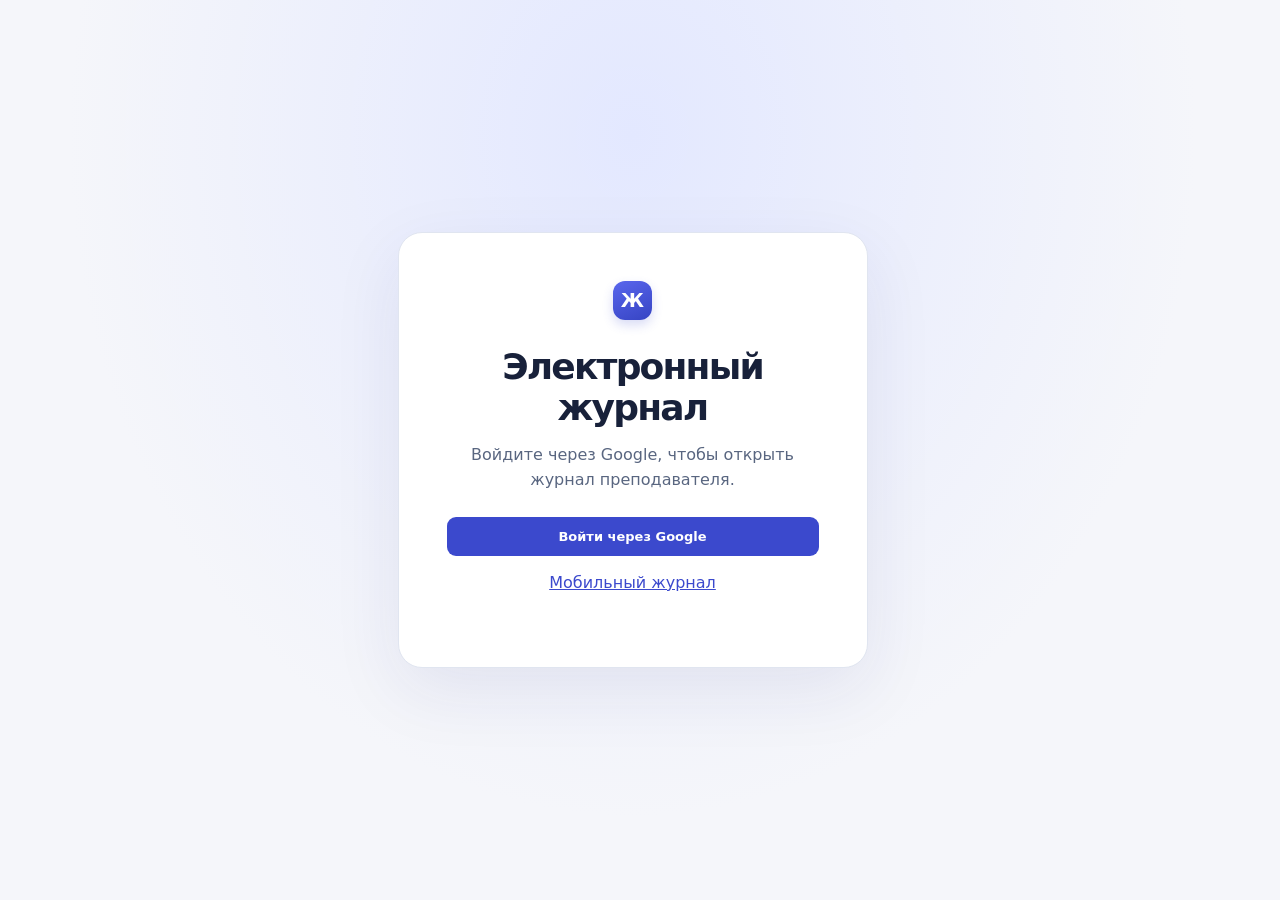
<file: index.html>
<!doctype html>
<html lang="ru">
<head>
  <meta charset="utf-8">
  <meta name="viewport" content="width=device-width, initial-scale=1">
  <meta name="referrer" content="no-referrer">
  <meta http-equiv="Content-Security-Policy" content="default-src 'self'; connect-src 'self' https://script.google.com https://script.googleusercontent.com; object-src 'none'; base-uri 'none'; form-action 'none'">
  <meta name="theme-color" content="#f5f6fa">
  <title>Электронный журнал</title>
  <link rel="stylesheet" href="./loader.css?v=2">
  <link rel="stylesheet" href="./styles.css?v=10">
  <script src="./config.js?v=3" defer></script>
  <script src="./vendor/chart.umd.js" defer></script>
  <script src="./auth.js?v=1" defer></script>
  <script src="./loader.js?v=1" defer></script>
  <script src="./app.js?v=11" defer></script>
</head>
<body>
  <main id="auth" class="auth">
    <section class="auth-card">
      <span class="brand-icon" aria-hidden="true">Ж</span>
      <h1>Электронный журнал</h1>
      <p>Войдите через Google, чтобы открыть журнал преподавателя.</p>
      <button class="primary" id="sign-in">Войти через Google</button>
      <p><a href="./mobile/">Мобильный журнал</a></p>
      <p id="auth-status" role="status" hidden></p>
    </section>
  </main>
  <div id="workspace" class="workspace" hidden>
    <aside class="sidebar">
      <a id="brand-home" class="brand" href="./"><span class="brand-icon" aria-hidden="true">Ж</span><strong>Электронный<br> журнал</strong></a>
      <div class="side-inner">
        <div class="groups home-menu"><button type="button" id="home" class="side-tool"><span aria-hidden="true">▦</span> Главная</button></div>
        <section class="course-menu" aria-label="Группы по курсам">
          <p class="side-label">Курсы</p>
          <nav id="courses" class="course-tabs" aria-label="Курсы и группы"></nav>
        </section>
        <p class="side-label tools-label">Инструменты</p>
        <div class="groups tools-menu">
          <a class="side-mobile" href="./mobile/">Мобильный журнал</a>
          <button id="roulette" class="side-tool" disabled><span aria-hidden="true">◎</span> Рулетка</button>
          <button id="settings" class="side-tool"><span aria-hidden="true">⚙︎</span> Настройки</button>
        </div>
      </div>
      <div class="account">
        <span class="avatar" id="avatar" aria-hidden="true"></span>
        <span id="email" class="email"></span>
        <button id="sign-out" class="plain sign-out">Выйти</button>
      </div>
    </aside>
    <main class="main-content" id="main">
      <header class="group-header">
        <h1 id="group-title">Группы</h1>
        <div id="group-actions" class="buttons" hidden>
          <button id="refresh" class="secondary" aria-label="Обновить данные" title="Обновить данные">↻</button>
          <button id="download" class="secondary">Скачать CSV</button>
          <button id="new-lesson" class="primary">＋ Занятие</button>
        </div>
      </header>
      <div id="summary" class="summary" hidden></div>
      <nav id="tabs" class="tabs" aria-label="Разделы журнала" hidden>
        <button data-tab="journal">Журнал</button>
        <button data-tab="lessons">Занятия</button>
        <button data-tab="topics">Вычитка</button>
        <button data-tab="analytics">Аналитика</button>
      </nav>
      <div id="banner" class="banner" role="status" hidden></div>
      <section id="content" aria-label="Данные группы"></section>
    </main>
  </div>
  <div id="page-loading" class="loading-status--viewport" role="status" hidden></div>
  <dialog id="dialog" aria-labelledby="dialog-title">
    <form id="dialog-form">
      <header class="dialog-header"><div><p id="dialog-kicker" class="eyebrow" hidden></p><h2 id="dialog-title"></h2></div>
        <button id="dialog-close" class="secondary square" type="button" aria-label="Закрыть">×</button>
      </header>
      <div id="dialog-body" class="dialog-body"></div>
      <footer class="dialog-footer"><p id="dialog-status" role="status" hidden></p><div id="dialog-actions" class="buttons"></div></footer>
    </form>
  </dialog>
</body>
</html>
</file>
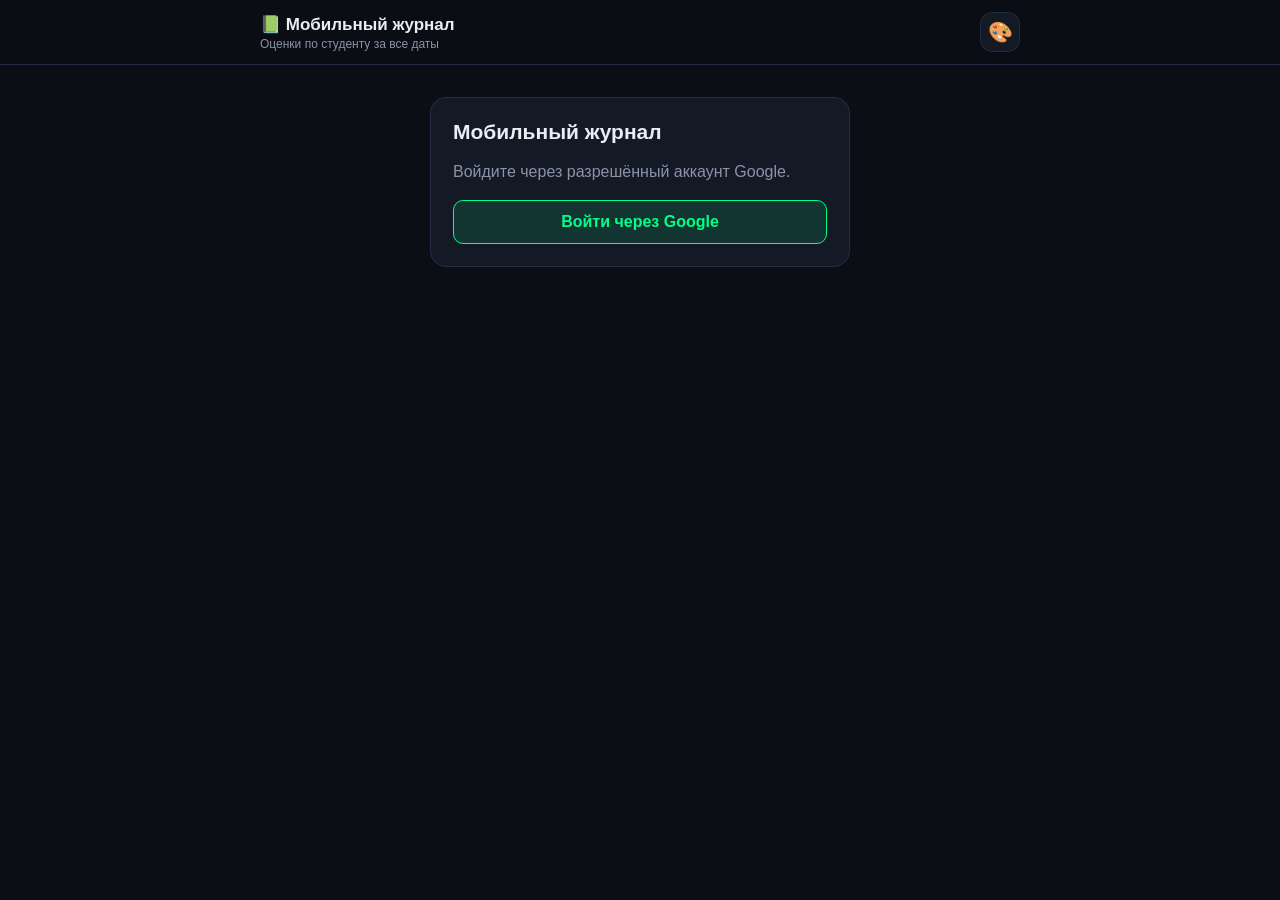
<file: mobile/index.html>
<!doctype html>
<html lang="ru">
<head>
  <meta charset="utf-8">
  <meta name="viewport" content="width=device-width, initial-scale=1, viewport-fit=cover">
  <meta name="referrer" content="no-referrer">
  <meta http-equiv="Content-Security-Policy" content="default-src 'self'; connect-src 'self' https://script.google.com https://script.googleusercontent.com; object-src 'none'; base-uri 'none'; form-action 'none'">
  <meta name="theme-color" content="#0b0e14">
  <meta name="apple-mobile-web-app-capable" content="yes">
  <title>Мобильный журнал — оценки</title>
  <link rel="manifest" href="./manifest.webmanifest">
  <link rel="apple-touch-icon" href="./icons/icon-192.png">
  <link rel="stylesheet" href="../loader.css?v=2">
  <link rel="stylesheet" href="./styles.css?v=3">
  <script src="../config.js?v=3" defer></script>
  <script src="../auth.js?v=1" defer></script>
  <script src="./storage.js" defer></script>
  <script src="./sync.js" defer></script>
  <script src="../loader.js?v=1" defer></script>
  <script src="./app.js?v=3" defer></script>
</head>
<body>
  <header>
    <div class="header-row">
      <div class="header-brand">
        <div class="header-title">📗 Мобильный журнал</div>
        <div class="header-sub">Оценки по студенту за все даты</div>
      </div>
      <button id="sync-btn" class="sync-btn" type="button" data-action="queue" hidden>Очередь</button>
      <button id="theme-btn" class="icon-btn theme-btn" type="button" data-action="settings" aria-label="Настройки"><span aria-hidden="true">🎨</span></button>
      <button id="refresh-btn" class="icon-btn" type="button" data-action="refresh" aria-label="Обновить" hidden>⟳</button>
    </div>
  </header>
  <div id="storage-alert" class="storage-alert" role="status" hidden></div>
  <main id="app" aria-label="Мобильный журнал"></main>
  <div id="page-loading" class="loading-status loading-status--viewport" role="status" hidden></div>
  <div id="sendbar" hidden>
    <div id="send-info" class="send-info"></div>
    <button id="send-btn" type="button" data-action="send" disabled>Отправить в очередь</button>
  </div>
  <div id="toast" role="status"></div>
  <dialog id="queue-panel" class="mobile-dialog" aria-labelledby="queue-title">
    <div class="sync-panel-inner">
      <div class="sync-panel-header">
        <div id="queue-title" class="sync-panel-title">Очередь синхронизации</div>
        <button type="button" data-action="close" class="icon-btn" aria-label="Закрыть очередь">✕</button>
      </div>
      <div id="queue-content"></div>
      <input id="backup-import" type="file" accept="application/json,.json" hidden>
    </div>
  </dialog>
  <dialog id="theme-panel" class="mobile-dialog" aria-labelledby="theme-title">
    <div class="theme-panel-inner">
      <div class="theme-panel-header">
        <div class="theme-panel-title" id="theme-title">Настройки журнала</div>
        <button type="button" data-action="close" class="icon-btn" aria-label="Закрыть настройки">✕</button>
      </div>
      <div class="theme-options" id="theme-options"></div>
      <div class="sync-actions">
        <button id="install-btn" type="button" class="sync-action" data-action="install">Установить приложение</button>
        <a class="sync-action" href="../">Полный журнал</a>
        <button id="logout-btn" type="button" class="sync-action" data-action="logout" hidden>Выйти</button>
      </div>
      <p id="mobile-account" class="sync-hint" hidden></p>
      <p id="install-help" class="sync-hint" role="status" hidden></p>
    </div>
  </dialog>
</body>
</html>
</file>
<file: loader.css>
.journal-loader {
  --loader-scale: 3;
  position: relative;
  display: inline-block;
  flex: none;
  width: calc(40px * var(--loader-scale));
  height: calc(50px * var(--loader-scale));
  vertical-align: middle;
}

.journal-loader .loader {
  position: absolute;
  top: 50%;
  left: 50%;
  translate: -50% -50%;
  scale: var(--loader-scale);
  height: 50px;
  width: 40px;
}

.loader .box {
  --entry-x: -20px;
  position: relative;
  display: block;
  opacity: 0;
  left: 10px;
  animation: journal-stack 4s infinite;
}

.loader .side-left,.loader .side-right {
  position: absolute;
  width: 19px;
  height: 5px;
  top: 14px;
}

.loader .side-left {
  background: #286cb5;
  transform: skewY(-25deg);
  left: 10px;
}

.loader .side-right {
  background: #2f85e0;
  transform: skewY(25deg);
  left: -9px;
}

.loader .side-top {
  position: absolute;
  top: 0;
  left: 0;
  background: #5fa8f5;
  width: 20px;
  height: 20px;
  rotate: 45deg;
  transform: skew(-20deg, -20deg);
}

.loader .box-2,.loader .box-4 { --entry-x: 20px; }
.loader .box-2 { animation-delay: 1s; }
.loader .box-3 { animation-delay: 2s; }
.loader .box-4 { animation-delay: 3s; }

@keyframes journal-stack {
  0% { z-index: 20; opacity: 0; translate: var(--entry-x) -6px; }
  20% { z-index: 10; opacity: 1; translate: 0 0; }
  40% { z-index: 9; translate: 0 4px; }
  60% { z-index: 8; translate: 0 8px; }
  80% { z-index: 7; opacity: 1; translate: 0 12px; }
  100% { z-index: 5; opacity: 0; translate: 0 30px; }
}

.loading-status {
  display: flex;
  align-items: center;
  gap: 8px;
  --status-loader-scale: .65;
}

.loading-status .journal-loader {
  --loader-scale: var(--status-loader-scale);
}

.loading-status--stacked {
  --status-loader-scale: 3;
  flex-direction: column;
}

.loading-status--viewport {
  --status-loader-scale: 4;
  position: fixed;
  z-index: 45;
  top: 50dvh;
  left: 50vw;
  translate: -50% -50%;
  flex-direction: column;
  gap: 4px;
  width: min(310px, calc(100% - 32px));
  padding: 16px 20px 22px;
  border: 1px solid var(--line, var(--border));
  border-radius: 18px;
  background: var(--surface, var(--card));
  color: var(--ink, var(--text));
  box-shadow: 0 16px 52px #101a3833;
  font-weight: 650;
  text-align: center;
  pointer-events: none;
}

@media (prefers-reduced-motion: reduce) {
  .loader .box { animation: none; }
  .loader .box-1 { opacity: 1; z-index: 2; translate: 0 3px; }
  .loader .box-2 { opacity: 1; z-index: 1; translate: 0 9px; }
}
</file>
<file: styles.css>
:root {
  color-scheme: light;
  --ink: #18213a;
  --muted: #596680;
  --line: #e0e5f0;
  --surface: #fff;
  --paper: #f5f6fa;
  --blue: #3b49cd;
  --blue-dark: #2938b2;
  --tint: #eef0ff;
  --red: #a33846;
  --round: 15px;
  --sidebar-bg: #fbfbff;
  --header-bg: #f7f8fd;
  --row-hover: #f3f5fc;
  --field-border: #cfd6e7;
  --accent-edge: #bbc5f0;
  --action: #3b49cd;
  --action-hover: #2938b2;
  --neutral-bg: #e8ebf7;
  --positive-bg: #e7f5ef;
  --positive-ink: #12634f;
  --warning-bg: #fcf1dc;
  --warning-ink: #815015;
  --negative-bg: #fbecef;
  --negative-ink: #932f40;
  --negative-edge: #e9c7ce;
  --grade-bg: #eef2fc;
  --grade-edge: #c6d0ed;
  --date-p1-bg: #d9f0ff;
  --date-p1-ink: #145477;
  --date-p2-bg: #eee3ff;
  --date-p2-ink: #643691;
  --auth-glow: #e3e8ff;
  font-family: Inter,system-ui,-apple-system,BlinkMacSystemFont,"Segoe UI",sans-serif;
  color: var(--ink);
  background: var(--paper);
}

:root[data-theme="dark"] {
  color-scheme: dark;
  --ink: #cbd1dc;
  --muted: #a1aabb;
  --line: #3a4351;
  --surface: #2a313e;
  --paper: #232935;
  --blue: #a5b1db;
  --blue-dark: #b1bbde;
  --tint: #333d53;
  --red: #dfaab1;
  --sidebar-bg: #272e3a;
  --header-bg: #303848;
  --row-hover: #323b4a;
  --field-border: #485364;
  --accent-edge: #586781;
  --action: #455580;
  --action-hover: #50618b;
  --neutral-bg: #394354;
  --positive-bg: #30443e;
  --positive-ink: #abd3c4;
  --warning-bg: #474033;
  --warning-ink: #dcc39b;
  --negative-bg: #493940;
  --negative-ink: #e4b5bc;
  --negative-edge: #5a4650;
  --grade-bg: #333d50;
  --grade-edge: #48566e;
  --date-p1-bg: #334c60;
  --date-p1-ink: #b4d5e9;
  --date-p2-bg: #463e56;
  --date-p2-ink: #d4bfdf;
  --auth-glow: #303a50;
}

* {
  box-sizing: border-box;
}

body {
  margin: 0;
}

button,input,select,textarea {
  font: inherit;
}

button {
  cursor: pointer;
}

button:disabled {
  opacity: .5;
  cursor: default;
}

button:focus-visible,a:focus-visible,input:focus-visible,select:focus-visible,textarea:focus-visible {
  outline: 3px solid #7c88ed;
  outline-offset: 2px;
}

[hidden] {
  display: none!important;
}

h1,h2,h3,p {
  margin: 0;
}

button,a {
  -webkit-tap-highlight-color: transparent;
}

.auth {
  min-height: 100dvh;
  display: grid;
  place-items: center;
  padding: 24px;
  background: radial-gradient(ellipse at 50% 15%,var(--auth-glow),transparent 63%),var(--paper);
}

.auth-card {
  width: min(470px,100%);
  background: var(--surface);
  padding: 48px;
  border: 1px solid var(--line);
  border-radius: 24px;
  box-shadow: 0 22px 70px #202a6c14;
  text-align: center;
}

.auth-card .brand-icon {
  margin: 0 auto 26px;
}

.auth-card h1 {
  font-size: clamp(27px,5vw,36px);
  letter-spacing: -.05em;
}

.auth-card p {
  color: var(--muted);
  line-height: 1.6;
  margin: 14px 0 24px;
}

.auth-card p[role=status] {
  font-size: 13px;
  margin: 15px 0 0;
}

.auth-card button {
  width: 100%;
}

.auth:has(~ #page-loading:not([hidden])) .auth-card {
  visibility: hidden;
}

.workspace {
  display: grid;
  grid-template-columns: 204px minmax(0,1fr);
  min-height: 100dvh;
}

.sidebar {
  position: sticky;
  top: 0;
  height: 100dvh;
  background: var(--sidebar-bg);
  border-right: 1px solid var(--line);
  padding: 18px 12px 12px;
  display: flex;
  flex-direction: column;
  gap: 17px;
}

.brand {
  display: flex;
  gap: 12px;
  align-items: center;
  padding: 0 6px;
  color: var(--ink);
  text-decoration: none;
  line-height: 1.17;
  letter-spacing: -.025em;
}

.brand-icon {
  flex: none;
  display: grid;
  place-items: center;
  height: 39px;
  width: 39px;
  color: white;
  border-radius: 12px;
  background: linear-gradient(155deg,#5966ed,#3644c3);
  font-weight: 800;
  font-size: 19px;
  box-shadow: 0 5px 11px #3e4ccc33;
}

.side-inner {
  overflow: auto;
}

.side-label {
  font-size: 11px;
  letter-spacing: .12em;
  text-transform: uppercase;
  font-weight: 750;
  color: var(--muted);
  padding: 0 11px 9px;
}

.tools-label {
  margin-top: 14px;
}

.home-menu {
  margin-bottom: 10px;
}

.course-tabs {
  display: grid;
  gap: 5px;
  min-width: 0;
}

.course {
  border: 1px solid var(--line);
  border-radius: 8px;
  background: var(--surface);
  min-width: 0;
}

.course summary {
  display: list-item;
  padding: 7px 8px;
  border-radius: 7px;
  color: var(--muted);
  cursor: pointer;
  font-size: 13px;
  font-weight: 750;
}

.course[open] summary,
.course summary:hover {
  background: var(--tint);
  color: var(--blue-dark);
}

.course summary:focus-visible {
  outline: 2px solid var(--blue);
  outline-offset: -2px;
}

.course .groups {
  padding: 4px;
}

.course .groups button {
  gap: 6px;
  padding: 6px;
}

.groups {
  display: grid;
  gap: 6px;
}

.groups button {
  display: flex;
  align-items: center;
  gap: 8px;
  border: 1px solid transparent;
  width: 100%;
  text-align: left;
  border-radius: 11px;
  padding: 10px;
  color: var(--ink);
  background: transparent;
  font-size: 14px;
  font-weight: 650;
}

.groups button:hover {
  background: var(--row-hover);
}

.groups button[aria-current=true],.groups button[aria-current=page] {
  background: var(--tint);
  color: var(--blue-dark);
  border-color: var(--accent-edge);
}

.avatar {
  display: grid;
  place-items: center;
  flex: none;
  border-radius: 9px;
  width: 30px;
  height: 30px;
  background: var(--neutral-bg);
  color: var(--blue-dark);
  font-weight: 750;
  font-size: 12px;
}

.group-name {
  display: grid;
  gap: 3px;
  min-width: 0;
}

.group-name small {
  font-weight: 500;
  color: var(--muted);
}

.side-tool span {
  font-size: 20px;
  color: var(--blue);
  line-height: 1;
  width: 23px;
  text-align: center;
}

.account {
  margin-top: auto;
  display: flex;
  align-items: center;
  gap: 7px;
  padding-top: 13px;
  border-top: 1px solid var(--line);
  font-size: 12px;
}

.email {
  overflow: hidden;
  text-overflow: ellipsis;
  white-space: nowrap;
  min-width: 0;
}

.plain {
  background: none;
  border: 0;
  color: var(--blue);
  padding: 5px;
  font-weight: 650;
}

.sign-out {
  margin-left: auto;
}

.main-content {
  padding: 12px clamp(12px,1.5vw,24px) 22px;
  max-width: 1650px;
  width: 100%;
  margin-inline: auto;
}

.group-header {
  display: flex;
  flex-wrap: wrap;
  align-items: center;
  justify-content: space-between;
  gap: 8px 16px;
  margin-bottom: 6px;
}

.eyebrow {
  color: var(--blue-dark);
  font-size: 11px;
  font-weight: 800;
  letter-spacing: .11em;
  text-transform: uppercase;
  margin-bottom: 7px;
}

.group-header h1 {
  min-width: 0;
  max-width: 100%;
  overflow: hidden;
  text-overflow: ellipsis;
  white-space: nowrap;
  font-size: clamp(18px, 2.15vw, 28px);
  letter-spacing: -.035em;
  line-height: 1.2;
}

.buttons {
  display: flex;
  flex-wrap: wrap;
  align-items: center;
  gap: 8px;
}

.primary,.secondary,.danger {
  min-height: 39px;
  padding: 8px 13px;
  border-radius: 9px;
  border: 1px solid transparent;
  font-weight: 700;
  font-size: 13px;
  white-space: nowrap;
}

.primary {
  background: var(--action);
  color: #fff;
}

.primary:hover {
  background: var(--action-hover);
}

.secondary {
  background: var(--surface);
  border-color: var(--field-border);
  color: var(--ink);
}

.secondary:hover {
  background: var(--row-hover);
  border-color: var(--accent-edge);
}

.danger {
  background: var(--negative-bg);
  color: var(--red);
  border-color: var(--negative-edge);
}

.danger:hover {
  background: var(--negative-edge);
}

.square {
  min-width: 39px;
  font-size: 20px;
  padding: 4px 8px;
}

.summary {
  display: grid;
  grid-template-columns: repeat(4,minmax(0,1fr));
  gap: 8px;
  margin-bottom: 5px;
}

.metric {
  padding: 6px 10px;
  background: var(--surface);
  border: 1px solid var(--line);
  border-radius: var(--round);
  display: grid;
  gap: 1px;
}

.metric small {
  color: var(--muted);
  font-size: 12px;
}

.metric strong {
  font-size: 20px;
  font-variant-numeric: tabular-nums;
  letter-spacing: -.04em;
}

.tabs {
  display: flex;
  gap: 20px;
  border-bottom: 1px solid var(--line);
  margin-bottom: 6px;
  overflow: auto;
}

.tabs button {
  border: 0;
  background: transparent;
  color: var(--muted);
  font-size: 14px;
  font-weight: 700;
  padding: 7px 2px;
  white-space: nowrap;
  border-bottom: 3px solid transparent;
}

.tabs button[aria-current=page] {
  color: var(--blue);
  border-bottom-color: var(--blue);
}

.banner {
  padding: 5px 9px;
  margin-bottom: 5px;
  border-radius: 10px;
  background: var(--tint);
  color: var(--blue-dark);
  font-size: 14px;
  white-space: pre-line;
}

.banner.error,.dialog-footer .error {
  background: var(--negative-bg);
  color: var(--red);
}

.panel {
  background: var(--surface);
  border: 1px solid var(--line);
  border-radius: var(--round);
  overflow: hidden;
}

.toolbar {
  display: flex;
  align-items: center;
  justify-content: space-between;
  gap: 10px;
  flex-wrap: wrap;
  padding: 7px 10px;
  border-bottom: 1px solid var(--line);
}

.toolbar h2 {
  font-size: 16px;
}

.toolbar p,.hint {
  font-size: 12px;
  color: var(--muted);
  line-height: 1.5;
}

.field {
  display: grid;
  gap: 6px;
  font-size: 13px;
  font-weight: 650;
}

.field input,.field select,.field textarea,.toolbar input,.toolbar select,.mark-select {
  min-width: 0;
  min-height: 31px;
  border: 1px solid var(--field-border);
  border-radius: 8px;
  padding: 4px 7px;
  color: var(--ink);
  background: var(--surface);
}

input::placeholder, textarea::placeholder {
  color: var(--muted);
  opacity: 1;
}

.toolbar input[type=search] {
  width: clamp(160px,23vw,260px);
}

.field textarea {
  resize: vertical;
  min-height: 68px;
}

.table-scroll {
  overflow: auto;
  max-height: 68dvh;
  scrollbar-color: var(--accent-edge) var(--paper);
}

.matrix,.data-table {
  border-collapse: separate;
  border-spacing: 0;
  width: 100%;
  font-size: 13px;
}

.matrix th,.matrix td,.data-table th,.data-table td {
  padding: 8px 12px;
  border-bottom: 1px solid var(--line);
  text-align: left;
  vertical-align: middle;
}

.matrix thead th,.data-table thead th {
  font-weight: 700;
  color: var(--muted);
  background: var(--header-bg);
  position: sticky;
  top: 0;
  z-index: 2;
  font-size: 12px;
}

.matrix {
  width: max-content;
  min-width: 100%;
}

.matrix td,.matrix th {
  box-sizing: border-box;
  width: 32px;
  min-width: 32px;
  padding: 2px 1px;
  text-align: center;
}

.matrix th:first-child {
  position: sticky;
  left: 0;
  width: 187px;
  min-width: 187px;
  max-width: 187px;
  padding: 4px 8px;
  text-align: left;
  background: var(--surface);
  border-right: 1px solid var(--line);
  z-index: 1;
}

.matrix thead th:first-child {
  background: var(--header-bg);
  z-index: 3;
}

.matrix tbody tr:hover > :not(.grid-unavailable), .data-table tbody tr:hover td {
  background: var(--row-hover);
}

.matrix tbody tr:last-child > *, .data-table tbody tr:last-child td {
  border-bottom: 0;
}

.student-label {
  display: flex;
  align-items: center;
  gap: 5px;
  min-width: 0;
}

.student-number {
  flex: none;
  min-width: 2ch;
  text-align: right;
  color: var(--muted);
  font-variant-numeric: tabular-nums;
}

.student-name {
  overflow: hidden;
  text-overflow: ellipsis;
  white-space: nowrap;
  font-weight: 700;
  line-height: 1.25;
}

.student-sub {
  flex: none;
  padding: 2px 4px;
  border-radius: 4px;
  background: var(--neutral-bg);
  color: var(--muted);
  font-size: 10px;
  font-weight: 700;
  line-height: 1.2;
  white-space: nowrap;
}

.grid-head,.grid-mark {
  position: relative;
  display: grid;
  place-items: center;
  width: 30px;
  overflow: hidden;
  padding: 0;
  border: 1px solid transparent;
  border-radius: 5px;
  color: inherit;
}

.grid-head {
  gap: 3px;
  min-height: 63px;
  padding: 4px 0 3px;
  background: transparent;
}

.grid-date {
  writing-mode: vertical-rl;
  text-orientation: sideways;
  font-variant-numeric: tabular-nums;
  line-height: 1;
}

.grid-date[data-type="П1"],
.grid-date[data-type="П2"],
.grid-date[data-type="ИН"] {
  padding: 2px 1px;
  border-radius: 3px;
}

.grid-date[data-type="П1"] {
  background: var(--date-p1-bg);
  color: var(--date-p1-ink);
}

.grid-date[data-type="П2"] {
  background: var(--date-p2-bg);
  color: var(--date-p2-ink);
}

.grid-date[data-type="ИН"] {
  background: var(--positive-bg);
  color: var(--positive-ink);
}

.grid-head small {
  color: var(--muted);
  font-size: 10px;
  line-height: 1;
}

.grid-head:hover {
  background: var(--tint);
}

.grid-mark {
  min-height: 25px;
  background: var(--grade-bg);
  border-color: var(--grade-edge);
  color: var(--blue-dark);
  font-weight: 750;
  cursor: pointer;
}

.grid-mark[data-mark="5"],.grid-mark[data-mark="4"] {
  color: var(--positive-ink);
  background: var(--positive-bg);
}

.grid-mark[data-mark="3"] {
  color: var(--warning-ink);
  background: var(--warning-bg);
}

.grid-mark[data-mark="2"],.grid-mark[data-mark="н"],.grid-mark[data-mark="нб"] {
  color: var(--negative-ink);
  background: var(--negative-bg);
}

.grid-mark:hover:enabled {
  border-color: var(--blue);
  box-shadow: inset 0 0 0 1px var(--blue);
}

.grid-head:focus-visible,.grid-mark:focus-visible {
  outline-offset: -2px;
}

.grid-mark[data-note=true]::after {
  content: "";
  position: absolute;
  right: 2px;
  top: 2px;
  width: 4px;
  height: 4px;
  border-radius: 50%;
  background: var(--blue);
}

.grid-unavailable {
  background: var(--surface);
  cursor: not-allowed;
}

.empty {
  padding: 28px 18px;
  color: var(--muted);
  text-align: center;
  font-size: 14px;
}

.pill {
  display: inline-block;
  border-radius: 999px;
  padding: 4px 8px;
  background: var(--tint);
  color: var(--blue-dark);
  font-weight: 700;
  font-size: 11px;
  white-space: nowrap;
}

.pill.practice {
  background: var(--positive-bg);
  color: var(--positive-ink);
}

.pill.neutral {
  background: var(--neutral-bg);
  color: var(--muted);
}

.link-btn {
  border: 0;
  background: none;
  color: var(--blue);
  font: inherit;
  font-weight: 700;
  padding: 4px 0;
  text-align: left;
}

.nowrap {
  white-space: nowrap;
}

.number {
  text-align: right!important;
  font-variant-numeric: tabular-nums;
}

.topic-columns,.analytics-layout {
  display: grid;
  grid-template-columns: repeat(2,minmax(0,1fr));
  gap: 13px;
}

.topic-columns .data-table th,.topic-columns .data-table td {
  padding: 8px;
}

.progress {
  display: flex;
  align-items: center;
  gap: 8px;
}

.progress progress {
  max-width: 88px;
  accent-color: var(--blue);
}

.timeline {
  position: relative;
  height: 220px;
  margin: 8px 10px 10px;
}

.analytics-layout {
  margin-bottom: 13px;
}

dialog {
  width: min(780px,calc(100% - 28px));
  max-height: 90dvh;
  border: 1px solid var(--line);
  border-radius: 18px;
  padding: 0;
  color: var(--ink);
  background: var(--surface);
  box-shadow: 0 24px 90px #161f4a40;
}

dialog::backdrop {
  background: #14214488;
}

dialog form {
  display: flex;
  flex-direction: column;
  max-height: 89dvh;
}

dialog.lesson-drawer, dialog.lesson-drawer::backdrop {
  --drawer-duration: 320ms;
}

dialog.lesson-drawer {
  position: fixed;
  inset: 0 calc(100% - 100vw) 0 auto;
  margin: 0;
  width: min(clamp(560px, 54vw, 760px), 100vw);
  max-width: 100vw;
  height: 100dvh;
  max-height: none;
  border-width: 0 0 0 1px;
  border-radius: 0;
  overflow: hidden;
  transform: translateX(100%);
  transition: transform var(--drawer-duration) cubic-bezier(.25, .72, .25, 1),
    display var(--drawer-duration) allow-discrete, overlay var(--drawer-duration) allow-discrete;
}

dialog.lesson-drawer[open] {
  transform: translateX(0);
}

dialog.lesson-drawer::backdrop {
  background: #14214466;
  opacity: 0;
  transition: opacity var(--drawer-duration) ease-in-out,
    display var(--drawer-duration) allow-discrete, overlay var(--drawer-duration) allow-discrete;
}

dialog.lesson-drawer[open]::backdrop {
  opacity: 1;
}

@starting-style {
  dialog.lesson-drawer[open] { transform: translateX(100%); }
  dialog.lesson-drawer[open]::backdrop { opacity: 0; }
}

.lesson-drawer form {
  height: 100%;
  max-height: none;
}

.lesson-drawer .dialog-body {
  flex: 1;
  min-height: 0;
  align-content: start;
  overscroll-behavior: contain;
}

.dialog-header,.dialog-footer {
  padding: 16px 20px;
  background: var(--surface);
  flex: none;
}

.dialog-header {
  display: flex;
  justify-content: space-between;
  gap: 10px;
  align-items: center;
  border-bottom: 1px solid var(--line);
}

.dialog-header h2 {
  font-size: 22px;
  letter-spacing: -.025em;
}

.dialog-footer {
  border-top: 1px solid var(--line);
}

.dialog-footer .buttons {
  justify-content: flex-end;
}

.dialog-footer p {
  font-size: 13px;
  margin-bottom: 8px;
  padding: 6px 9px;
  border-radius: 7px;
}

.dialog-body {
  padding: 16px 20px;
  overflow: auto;
  display: grid;
  gap: 15px;
}

.lesson-fields {
  display: grid;
  grid-template-columns: 1fr 1fr 2fr;
  gap: 10px;
}

.editor-roster {
  display: grid;
  gap: 5px;
}

.editor-row {
  display: grid;
  grid-template-columns: minmax(120px,1fr) 36px 102px minmax(100px,1.4fr);
  align-items: center;
  gap: 9px;
  padding: 5px 0;
  border-bottom: 1px solid var(--line);
}

.attendance-toggle {
  min-height: 32px;
  padding: 0;
  border: 1px solid var(--line);
  border-radius: 7px;
  background: var(--positive-bg);
  color: var(--positive-ink);
  font-size: 14px;
  font-weight: 800;
}

.attendance-toggle[aria-pressed="true"] {
  background: var(--negative-bg);
  color: var(--negative-ink);
  border-color: var(--negative-edge);
}

.attendance-toggle:hover {
  border-color: currentColor;
}

.editor-row textarea {
  width: 100%;
  min-width: 0;
  border: 1px solid var(--field-border);
  border-radius: 8px;
  padding: 7px 9px;
  resize: vertical;
}

.editor-row select {
  width: 100%;
}

.editor-row .student-name {
  font-size: 13px;
}

.roulette-stage {
  position: relative;
  overflow: hidden;
  height: 142px;
  border: 1px solid var(--line);
  border-radius: 13px;
  background: var(--paper);
}

.roulette-stage::after {
  content: "";
  position: absolute;
  inset: 0;
  z-index: 1;
  pointer-events: none;
  background: linear-gradient(to right, var(--paper), transparent 17%, transparent 83%, var(--paper));
}

.roulette-track {
  position: absolute;
  inset-block: 13px;
  left: 50%;
  display: flex;
  gap: 8px;
  width: max-content;
}

.roulette-card {
  display: grid;
  justify-items: center;
  align-content: center;
  gap: 5px;
  width: 134px;
  min-width: 134px;
  padding: 6px;
  border: 1px solid var(--field-border);
  border-radius: 9px;
  background: var(--surface);
  text-align: center;
  color: var(--ink);
}

.roulette-card[data-subgroup="1"] {
  border-bottom: 3px solid var(--date-p1-ink);
}

.roulette-card[data-subgroup="2"] {
  border-bottom: 3px solid var(--date-p2-ink);
}

.roulette-card-selected {
  outline: 2px solid var(--blue);
  outline-offset: -2px;
  background: var(--tint);
}

.roulette-initials {
  display: grid;
  place-items: center;
  width: 33px;
  height: 33px;
  border-radius: 50%;
  color: var(--blue-dark);
  background: var(--neutral-bg);
  font-weight: 750;
}

.roulette-card strong {
  font-size: 13px;
  line-height: 1.16;
  overflow-wrap: anywhere;
}

.roulette-card small {
  color: var(--muted);
  font-size: 10px;
  font-weight: 750;
}

.roulette-pointer {
  position: absolute;
  z-index: 2;
  inset-block: 0;
  left: 50%;
  width: 2px;
  transform: translateX(-50%);
  background: var(--blue);
  pointer-events: none;
}

.roulette-pointer::before,
.roulette-pointer::after {
  content: "";
  position: absolute;
  left: 50%;
  width: 11px;
  height: 11px;
  transform: translateX(-50%) rotate(45deg);
  background: var(--blue);
}

.roulette-pointer::before {
  top: -6px;
}

.roulette-pointer::after {
  bottom: -6px;
}

.roulette-stage[data-landed="true"] .roulette-pointer {
  background: transparent;
}

.roulette-result {
  min-height: 24px;
  margin: 0;
  color: var(--blue-dark);
  font-size: 16px;
  font-weight: 750;
  text-align: center;
}

.schedule-grid {
  display: grid;
  grid-template-columns: repeat(2, minmax(0, 1fr));
  gap: 12px;
  padding: 10px;
}

.schedule-column {
  display: grid;
  align-content: start;
  gap: 10px;
  min-width: 0;
}

.schedule-day h3 {
  display: flex;
  flex-wrap: wrap;
  align-items: center;
  gap: 7px;
  margin: 0 0 5px;
  font-size: 14px;
}

.schedule-day time,
.schedule-week span {
  padding: 3px 6px;
  border-radius: 6px;
  color: var(--muted);
  background: var(--header-bg);
  font-size: 11px;
  white-space: nowrap;
}

.schedule-day[data-today="true"] time,
.schedule-week [aria-current="true"] {
  color: var(--blue-dark);
  background: var(--tint);
  font-weight: 750;
}

.schedule-week {
  display: flex;
  gap: 5px;
}

.schedule-pairs {
  border: 1px solid var(--line);
  border-radius: 9px;
  overflow: hidden;
}

.schedule-pair {
  display: grid;
  grid-template-columns: 82px minmax(0, 1fr) 70px;
  min-height: 47px;
  font-size: 12px;
}

.schedule-pair + .schedule-pair {
  border-top: 1px solid var(--line);
}

.schedule-time,
.schedule-room {
  display: grid;
  place-content: center;
  text-align: center;
  gap: 3px;
  padding: 4px;
  background: var(--header-bg);
}

.schedule-time {
  border-right: 1px solid var(--line);
}

.schedule-time small,
.schedule-room {
  font-size: 10px;
  color: var(--muted);
}

.schedule-room {
  border-left: 1px solid var(--line);
  overflow-wrap: anywhere;
}

.schedule-variants,
.schedule-variant {
  display: flex;
  flex-direction: column;
  min-width: 0;
}

.schedule-variant {
  flex: 1;
  justify-content: center;
  min-height: 22px;
}

.schedule-variant + .schedule-variant {
  border-top: 1px solid var(--line);
}

.schedule-variant[data-inactive="true"] {
  background: var(--header-bg);
  color: var(--muted);
}

.schedule-variant[data-inactive="true"] .link-btn {
  color: var(--muted);
}

.schedule-lesson {
  display: grid;
  grid-template-columns: minmax(0, 1fr) minmax(0, 1.35fr);
  align-items: center;
  gap: 4px;
  padding: 2px 5px;
  min-height: 22px;
}

.schedule-lesson > * {
  overflow: hidden;
  text-overflow: ellipsis;
  white-space: nowrap;
}

.schedule-lesson .link-btn {
  padding: 0;
}

.schedule-lesson .link-btn:focus-visible {
  outline-offset: -1px;
}

.schedule-no-lesson {
  margin: auto;
  color: var(--muted);
  font-size: 11px;
}

@media(min-width:801px) {
  :root {
    scrollbar-gutter: stable;
  }

  :root:has(.lesson-drawer[open]) {
    overflow: hidden;
  }

  .main-content {
    padding-top: 8px;
  }

  .group-header button {
    min-height: 31px;
    padding-block: 4px;
  }

  .metric {
    display: flex;
    align-items: baseline;
    justify-content: space-between;
    gap: 4px;
    padding-block: 4px;
  }

  .metric strong {
    font-size: 17px;
  }

  .tabs button {
    padding-block: 5px;
  }

}

@media(min-width:801px) and (min-height:520px) {
  .main-content:has(.journal-panel) {
    height: 100dvh;
    padding-bottom: 6px;
    display: flex;
    flex-direction: column;
  }

  .main-content:has(.journal-panel) > :not(#content) {
    flex-shrink: 0;
  }

  .journal-panel .toolbar {
    padding-block: 4px;
  }

  .journal-panel .toolbar h2 {
    font-size: 14px;
  }

  .journal-panel .toolbar p {
    font-size: 11px;
    line-height: 1.2;
  }

  #content:has(.journal-panel), .journal-panel {
    display: flex;
    flex-direction: column;
    flex: 1;
    min-height: 0;
  }

  #matrix-scroll {
    --student-width: 164px;
    --max-row-height: 29px;
    --visible-lessons: 35;
    --visible-students: 33;
    container-type: size;
    flex: 1;
    max-height: calc(57px + var(--visible-students) * var(--max-row-height));
    min-height: 0;
  }

  .matrix {
    --lesson-width: max(16px, calc((100cqw - var(--student-width) - 2px) / min(var(--lesson-count, 1), var(--visible-lessons))));
    --row-height: clamp(15px, calc((100cqh - 57px) / min(var(--student-count, 1), var(--visible-students))), var(--max-row-height));
    width: calc(var(--student-width) + var(--lesson-width) * var(--lesson-count, 1));
    table-layout: fixed;
    font-size: 11px;
  }

  .matrix th, .matrix td {
    width: var(--lesson-width);
    min-width: 0;
    padding-block: 0;
  }

  .matrix th:first-child {
    width: var(--student-width);
    min-width: 0;
    padding: 0 5px;
  }

  .matrix .student-sub {
    padding-block: 1px;
  }

  .matrix .grid-head, .matrix .grid-mark {
    width: 100%;
  }

  .matrix .grid-head {
    min-height: 49px;
    gap: 2px;
    padding-block: 2px;
  }

  .matrix .grid-mark {
    height: calc(var(--row-height) - 1px);
    min-height: 0;
    line-height: 1;
  }
}

@media(max-width:1050px) {
  .topic-columns {
    grid-template-columns: 1fr;
  }
}

@media(max-width:800px) {
  .schedule-grid {
    grid-template-columns: 1fr;
  }
  .workspace {
    grid-template-columns: minmax(0,1fr);
  }
  .sidebar {
    position: static;
    height: auto;
    display: grid;
    grid-template-columns: minmax(0,1fr) auto;
    gap: 12px;
    padding: 12px 16px;
    border-right: 0;
    border-bottom: 1px solid var(--line);
  }
  .brand {
    padding: 0;
  }
  .brand strong br {
    display: none;
  }
  .brand-icon {
    height: 33px;
    width: 33px;
  }
  .account {
    grid-column: 2;
    grid-row: 1;
    margin: 0;
    border: 0;
    padding: 0;
    max-width: 41vw;
  }
  .side-inner {
    grid-row: 2;
    grid-column: 1/-1;
    display: grid;
    grid-template-columns: auto minmax(0, 1fr);
    gap: 6px;
    overflow: clip;
  }
  .course-menu {
    grid-area: 2 / 1 / 3 / -1;
  }
  .course-tabs {
    grid-template-columns: repeat(2, minmax(0, 1fr));
    align-items: start;
  }
  .home-menu {
    margin-bottom: 0;
    grid-area: 1 / 1;
  }
  .tools-menu {
    grid-area: 1 / 2;
  }
  .side-inner .groups {
    overflow: auto;
    padding: 2px;
  }
  .side-label {
    display: none;
  }
  .groups {
    display: flex;
    flex: none;
    gap: 5px;
  }
  .groups button {
    white-space: nowrap;
    width: auto;
    padding: 5px 7px;
    gap: 6px;
  }
  .groups button small {
    font-size: 10px;
  }
  .main-content {
    padding-top: 10px;
  }
  .metric {
    padding: 5px 8px;
  }
  .group-header {
    align-items: start;
  }
}

@media(max-width:520px) {
  .summary {
    grid-template-columns: repeat(2,minmax(0,1fr));
    gap: 7px;
    margin-bottom: 5px;
  }
  .metric {
    display: flex;
    align-items: baseline;
    justify-content: space-between;
    gap: 4px;
  }
  .metric strong {
    font-size: 16px;
  }
  .tabs {
    gap: 14px;
  }
  .auth-card {
    padding: 30px 25px;
  }
  .analytics-layout,.schedule-grid {
    grid-template-columns: 1fr;
  }
  .schedule-pair {
    grid-template-columns: 68px minmax(0, 1fr) 57px;
  }
  .schedule-lesson > * {
    white-space: normal;
    overflow-wrap: anywhere;
  }
  .lesson-fields {
    grid-template-columns: 1fr 1fr;
  }
  .lesson-fields .field:last-child {
    grid-column: 1/-1;
  }
  .editor-row {
    grid-template-columns: minmax(0,1fr) 34px 86px;
  }
  .editor-row textarea {
    grid-column: 1/-1;
  }
  .dialog-header,.dialog-footer,.dialog-body {
    padding: 12px;
  }
  .matrix th:first-child {
    width: 151px;
    min-width: 151px;
    max-width: 151px;
    padding-inline: 5px;
  }
  .group-header h1 {
    font-size: clamp(13px, 3.65vw, 19px);
  }
  .account .avatar {
    display: none;
  }
  .table-scroll {
    max-height: 58dvh;
  }
}

@media(prefers-reduced-motion:reduce) {
  *,*::before,*::after {
    scroll-behavior: auto!important;
    animation: none!important;
    transition: none!important;
  }
}

.side-mobile {
  display: flex;
  align-items: center;
  min-height: 34px;
  padding: 6px 8px;
  border-radius: 8px;
  color: var(--blue);
  text-decoration: none;
  font-size: 14px;
  font-weight: 700;
  white-space: nowrap;
}

.side-mobile:hover {
  background: var(--row-hover);
}

.auth-card a {
  color: var(--blue);
}
</file>
<file: mobile/styles.css>
:root{
  --bg:#0b0e14; --card:#141926; --card-2:#1a2032; --border:#252d44;
  --text:#e9edf5; --muted:#8a93a8;
  --accent:#00ff88; --accent-soft:rgba(0,255,136,.12);
  --blue:#00d4ff; --yellow:#ffd60a; --red:#ff453a; --purple:#bf5af2; --orange:#ff9f0a;
  color-scheme: dark;
}
*{box-sizing:border-box;-webkit-tap-highlight-color:transparent;touch-action:manipulation}
html,body{margin:0;padding:0;overflow-x:clip}
body{
  font-family:-apple-system,BlinkMacSystemFont,'Segoe UI',Roboto,Arial,sans-serif;
  background:var(--bg);color:var(--text);
  padding-bottom:calc(110px + env(safe-area-inset-bottom));
}
header{
  position:sticky;top:0;z-index:30;
  background:rgba(11,14,20,.92);backdrop-filter:blur(12px);
  border-bottom:1px solid var(--border);
  padding:calc(12px + env(safe-area-inset-top)) 16px 12px;
}
.header-row{display:flex;align-items:center;gap:10px;max-width:760px;margin:0 auto}
.header-title{font-size:17px;font-weight:800}
.header-sub{font-size:12px;color:var(--muted);margin-top:2px}
main{padding:14px 14px 20px;max-width:760px;margin:0 auto}
.card{background:var(--card);border:1px solid var(--border);border-radius:16px}
.screen-title{font-size:20px;font-weight:900;margin:4px 0 2px}
.screen-title.small{font-size:17px}
.icon-btn{
  border:1px solid var(--border);background:var(--card);color:var(--text);
  width:40px;height:40px;border-radius:12px;font-size:17px;flex-shrink:0;
  display:flex;align-items:center;justify-content:center;cursor:pointer;
}
.icon-btn:active{border-color:var(--accent)}
/* ---- поиск / списки ---- */
.search{
  width:100%;height:46px;border-radius:12px;border:1px solid var(--border);
  background:var(--card);color:var(--text);font-size:16px;padding:0 14px;margin-top:10px;
}
.search:focus,.select:focus{outline:none;border-color:var(--accent)}
.list{display:flex;flex-direction:column;gap:10px;margin-top:12px}
.list-item{padding:14px 16px;cursor:pointer;transition:border-color .15s;display:flex;align-items:center;gap:10px}
.list-item:active{border-color:var(--accent)}
.li-name{font-size:15px;font-weight:800}
.li-sub{font-size:12px;color:var(--muted);margin-top:3px}
.chev{color:var(--muted);font-size:24px;line-height:1;flex-shrink:0}
.global-search-card{padding:15px;margin-bottom:22px}
.global-search-title{font-size:15px;font-weight:850}
.global-search-hint{font-size:12px;color:var(--muted);margin-top:6px;line-height:1.4}
.global-results{display:flex;flex-direction:column;gap:8px;margin-top:12px}
.global-results .list-item{background:var(--card-2);padding:11px 13px}
.global-result-count{font-size:11px;color:var(--muted);margin-top:11px}
.group-list-title{font-size:17px;font-weight:850;margin-top:5px}
.seg{display:grid;grid-template-columns:repeat(3,1fr);gap:8px;margin-top:10px}
.seg button{
  height:42px;border-radius:12px;border:1px solid var(--border);
  background:var(--card-2);color:var(--muted);font-size:13px;font-weight:700;cursor:pointer;
}
.seg button.on{background:var(--accent-soft);border-color:var(--accent);color:var(--accent)}
/* ---- шапка группы/студента ---- */
.group-head{display:flex;align-items:center;gap:12px;margin-bottom:12px}
.badge{font-size:11px;font-weight:800;padding:3px 8px;border-radius:8px;border:1px solid;flex-shrink:0}
.b1{color:var(--blue);border-color:rgba(0,212,255,.4);background:rgba(0,212,255,.1)}
.b2{color:var(--purple);border-color:rgba(191,90,242,.4);background:rgba(191,90,242,.1)}
.b0{color:var(--muted);border-color:var(--border);background:transparent}
/* ---- статистика студента ---- */
.stats-row{display:grid;grid-template-columns:repeat(4,1fr);gap:8px;margin-bottom:12px}
.stat-mini{background:var(--card);border:1px solid var(--border);border-radius:12px;padding:9px 6px;text-align:center}
.stat-mini .v{font-size:16px;font-weight:900}
.stat-mini .k{font-size:9px;color:var(--muted);text-transform:uppercase;letter-spacing:.5px;margin-top:2px}
/* ---- карточка занятия ---- */
.students{display:flex;flex-direction:column;gap:10px}
.student{padding:12px 14px}
.student-top{display:flex;align-items:center;gap:8px;flex-wrap:wrap}
.lesson-heading{display:flex;align-items:center;gap:6px;flex:1 1 180px;min-width:0;overflow:hidden;white-space:nowrap}
.lesson-date{font-size:15px;font-weight:800;flex-shrink:0;white-space:nowrap}
.lesson-topic{font-size:12px;color:var(--muted);flex:1;min-width:0;overflow:hidden;white-space:nowrap;text-overflow:ellipsis}
.tb{font-size:12px;font-weight:800;padding:4px 10px;border-radius:8px;border:1px solid;flex-shrink:0}
.t-G {color:var(--accent);border-color:rgba(0,255,136,.4);background:rgba(0,255,136,.1)}
.t-P1{color:var(--blue);border-color:rgba(0,212,255,.4);background:rgba(0,212,255,.1)}
.t-P2{color:var(--purple);border-color:rgba(191,90,242,.4);background:rgba(191,90,242,.1)}
.t-IN{color:var(--orange);border-color:rgba(255,159,10,.4);background:rgba(255,159,10,.1)}
.t-X {color:var(--muted);border-color:var(--border);background:transparent}
.chip{font-size:11px;color:var(--muted);background:var(--card-2);border:1px solid var(--border);padding:3px 8px;border-radius:8px}
.grades{display:grid;grid-template-columns:repeat(4,1fr);gap:8px;margin-top:10px}
.grade-btn{
  height:48px;border-radius:12px;font-size:18px;font-weight:800;
  border:1.5px solid var(--border);background:var(--card-2);color:var(--muted);
  cursor:pointer;transition:transform .06s ease,background .15s,color .15s,border-color .15s;
}
.grade-btn:active{transform:scale(.94)}
.grade-btn.g5.active{background:var(--accent-soft);border-color:var(--accent);color:var(--accent);box-shadow:0 0 14px rgba(0,255,136,.25)}
.grade-btn.g4.active{background:rgba(0,212,255,.12);border-color:var(--blue);color:var(--blue)}
.grade-btn.g3.active{background:rgba(255,214,10,.12);border-color:var(--yellow);color:var(--yellow)}
.grade-btn.g2.active{background:rgba(255,69,58,.12);border-color:var(--red);color:var(--red)}
/* ---- панель отправки ---- */
#sendbar{
  position:fixed;left:0;right:0;bottom:0;z-index:40;
  background:rgba(11,14,20,.95);backdrop-filter:blur(12px);
  border-top:1px solid var(--border);
  padding:10px 16px calc(12px + env(safe-area-inset-bottom));
  display:none;flex-direction:column;gap:6px;align-items:stretch;
}
.send-info{font-size:12px;color:var(--muted);text-align:center}
#send-btn{
  width:100%;max-width:720px;margin:0 auto;height:52px;border-radius:14px;border:none;
  background:linear-gradient(135deg,#00ff88,#00cc6a);color:#06130c;
  font-size:16px;font-weight:800;cursor:pointer;
}
#send-btn:disabled{opacity:.35}
/* ---- служебное ---- */
#toast{
  position:fixed;left:50%;transform:translateX(-50%) translateY(20px);
  bottom:calc(118px + env(safe-area-inset-bottom));
  background:#101623;border:1px solid var(--border);color:var(--text);
  padding:10px 16px;border-radius:12px;font-size:13px;opacity:0;pointer-events:none;
  transition:opacity .25s,transform .25s;z-index:50;max-width:90vw;text-align:center;
}
#toast.show{opacity:1;transform:translateX(-50%) translateY(0)}
#toast.ok{border-color:var(--accent);color:var(--accent)}
#toast.err{border-color:var(--red);color:var(--red)}
#send-btn.loading-status{justify-content:center}
.sync-btn.loading-status{--status-loader-scale:.42;gap:4px}
.error-box{background:rgba(255,69,58,.08);border:1px solid rgba(255,69,58,.35);color:var(--red);padding:12px 14px;border-radius:12px;font-size:13px;display:flex;flex-direction:column;gap:10px;margin-top:12px}
.error-box button{align-self:flex-start;background:transparent;border:1px solid var(--red);color:var(--red);padding:6px 14px;border-radius:10px;font-size:13px;cursor:pointer}
.empty{color:var(--muted);text-align:center;padding:30px 0;font-size:14px}
.sync-btn{border:1px solid var(--border);background:var(--card);color:var(--text);border-radius:11px;padding:8px 10px;font-size:11px;font-weight:800;cursor:pointer;max-width:140px}
.sync-btn.attention{border-color:var(--yellow);color:var(--yellow)}
.sync-btn.error{border-color:var(--red);color:var(--red)}
.sync-panel-inner{max-width:650px;margin:20px auto;background:var(--card);border:1px solid var(--border);border-radius:18px;padding:18px}
.sync-panel-header{display:flex;align-items:center;justify-content:space-between;gap:12px;margin-bottom:12px}
.sync-panel-title{font-size:19px;font-weight:900}
.sync-line{border:1px solid var(--border);border-radius:12px;background:var(--card-2);padding:12px;margin-top:9px}
.sync-line-title{font-size:13px;font-weight:750;overflow-wrap:anywhere}
.sync-line-detail{color:var(--muted);font-size:12px;margin-top:5px;overflow-wrap:anywhere}
.sync-actions{display:flex;flex-wrap:wrap;gap:8px;margin-top:10px}
.sync-action{padding:9px 11px;border:1px solid var(--border);border-radius:9px;background:var(--card);color:var(--text);font-size:12px;cursor:pointer}
.sync-action.primary{border-color:var(--accent);color:var(--accent)}
.sync-action.danger{border-color:var(--red);color:var(--red)}
.sync-hint{color:var(--muted);font-size:12px;line-height:1.5;margin-top:10px}
.local-chip{color:var(--yellow);border-color:rgba(255,214,10,.4)}
.error-chip{color:var(--red);border-color:rgba(255,69,58,.4)}
.saving-chip{color:var(--blue);border-color:rgba(0,212,255,.4)}
.storage-alert{background:rgba(255,69,58,.1);color:var(--red);border:1px solid var(--red);padding:10px 14px;font-size:12px;text-align:center}

/* ---- переключение оформления ---- */
.theme-panel-inner{width:min(100%,540px);max-height:calc(100dvh - 40px);overflow-y:auto;background:var(--card);border:1px solid var(--border);border-radius:18px;padding:18px;box-shadow:0 24px 80px rgba(0,0,0,.3)}
.theme-panel-header{display:flex;gap:12px;align-items:center;justify-content:space-between;margin-bottom:6px}
.theme-panel-title{font-size:20px;font-weight:850}
.theme-options{display:grid;gap:10px}
.theme-choice{display:grid;grid-template-columns:95px minmax(0,1fr) 22px;align-items:center;gap:14px;padding:12px;width:100%;border:1px solid var(--border);border-radius:12px;background:var(--card-2);color:var(--text);font:inherit;text-align:left;cursor:pointer;transition:border-color .16s,background .16s,transform .16s}
.theme-choice:hover{border-color:var(--accent)}
.theme-choice:active{transform:scale(.99)}
.theme-choice[aria-pressed="true"]{border-color:var(--accent);outline:1px solid var(--accent);background:var(--accent-soft)}
.theme-choice-name{display:block;font-size:14px;font-weight:850}
.theme-choice-check{color:var(--accent);font-size:20px;font-weight:900;opacity:0}
.theme-choice[aria-pressed="true"] .theme-choice-check{opacity:1}
.theme-preview{height:65px;display:flex;flex-direction:column;padding:6px;border-radius:6px;border:1px solid;overflow:hidden;gap:5px}
.theme-preview-bar{height:10px;flex-shrink:0;border-radius:2px}
.theme-preview-cols{display:flex;gap:5px;flex:1}
.theme-preview-tile{flex:1;border:1px solid;border-radius:3px}
.theme-preview-tile:last-child{flex:.55}
.preview-default{background:#0b0e14;border-color:#252d44}
.preview-default .theme-preview-bar{background:linear-gradient(90deg,#00ff88 20%,#141926 20%)}
.preview-default .theme-preview-tile{background:#141926;border-color:#252d44}
.preview-win98{background:#c0c0c0;border-color:#fff;border-radius:0;box-shadow:inset -2px -2px #404040}
.preview-win98 .theme-preview-bar{background:linear-gradient(90deg,#000080,#1084d0);border-radius:0}
.preview-win98 .theme-preview-tile{background:#d4d0c8;border-color:#777;border-radius:0;box-shadow:inset 1px 1px #fff}
.preview-business{background:#f3f6fb;border-color:#d4dfed}
.preview-business .theme-preview-bar{background:linear-gradient(90deg,#173969 20%,#fff 20%)}
.preview-business .theme-preview-tile{background:#fff;border-color:#d4dfed}
.theme-btn{font-size:20px}

/* ---- анимации только при переходах между экранами ---- */
@keyframes journalPageForward{from{opacity:.12;transform:translate3d(16px,0,0)}to{opacity:1;transform:translate3d(0,0,0)}}
@keyframes journalPageBack{from{opacity:.12;transform:translate3d(-16px,0,0)}to{opacity:1;transform:translate3d(0,0,0)}}
#app.page-enter-forward{animation:journalPageForward .24s cubic-bezier(.2,.8,.2,1) both}
#app.page-enter-back{animation:journalPageBack .24s cubic-bezier(.2,.8,.2,1) both}
@media (prefers-reduced-motion:reduce){#app.page-enter-forward,#app.page-enter-back{animation:none!important}.theme-choice{transition:none!important}}

/* ---- Windows 98: серый интерфейс, объёмные кнопки, квадратные элементы ---- */
:root[data-theme="win98"]{
  --bg:#d4d0c8;--card:#c0c0c0;--card-2:#d4d0c8;--border:#747474;
  --text:#111;--muted:#414141;--accent:#000080;--accent-soft:#e2e2fa;
  --blue:#075d91;--yellow:#896000;--red:#ab1521;--purple:#66318b;--orange:#9a5300;
  color-scheme:light;
}
[data-theme="win98"] body{font-family:Tahoma,'MS Sans Serif',Arial,sans-serif;font-size:13px}
[data-theme="win98"] header{background:linear-gradient(90deg,#000080,#1084d0);border-bottom:2px solid #fff;backdrop-filter:none;box-shadow:0 2px 0 #666}
[data-theme="win98"] .header-title,[data-theme="win98"] header .header-sub{color:#fff}
[data-theme="win98"] .header-title{font-weight:750}
[data-theme="win98"] .card,[data-theme="win98"] .stat-mini,[data-theme="win98"] .icon-btn,[data-theme="win98"] .sync-btn,[data-theme="win98"] .seg button,[data-theme="win98"] .grade-btn,[data-theme="win98"] .search,[data-theme="win98"] .sync-action,[data-theme="win98"] .theme-choice{
  border-radius:0;border:2px solid;border-color:#fff #515151 #515151 #fff;box-shadow:inset 1px 1px #e6e6e6,1px 1px 0 #aaa;
}
[data-theme="win98"] .list-item:active,[data-theme="win98"] .grade-btn:active,[data-theme="win98"] .icon-btn:active,[data-theme="win98"] .seg button:active{border-color:#515151 #fff #fff #515151;box-shadow:inset 1px 1px #aaa}
[data-theme="win98"] .screen-title{font-weight:800}
[data-theme="win98"] .search{background:#fff;box-shadow:inset 1px 1px #666}
[data-theme="win98"] .seg button.on{color:#000080;background:#e5e5ff;border-color:#515151 #fff #fff #515151}
[data-theme="win98"] .badge,[data-theme="win98"] .tb,[data-theme="win98"] .chip{border-radius:0}
[data-theme="win98"] .grade-btn.g5.active{background:#d4ead4;color:#126225;box-shadow:inset 1px 1px #777}
[data-theme="win98"] .grade-btn.g4.active{background:#dce9f5;color:#075d91;box-shadow:inset 1px 1px #777}
[data-theme="win98"] .grade-btn.g3.active{background:#f6edbc;color:#896000;box-shadow:inset 1px 1px #777}
[data-theme="win98"] .grade-btn.g2.active{background:#f9d8d8;color:#ab1521;box-shadow:inset 1px 1px #777}
[data-theme="win98"] #sendbar{background:#c0c0c0;backdrop-filter:none;border-top:2px solid #fff}
[data-theme="win98"] #send-btn{background:#c0c0c0;color:#111;border:2px solid;border-color:#fff #515151 #515151 #fff;border-radius:0;box-shadow:inset 1px 1px #e6e6e6}
[data-theme="win98"] #send-btn:active{border-color:#515151 #fff #fff #515151}
[data-theme="win98"] #toast,[data-theme="win98"] .sync-panel-inner,[data-theme="win98"] .theme-panel-inner,[data-theme="win98"] .sync-line{border-radius:0;background:#c0c0c0;backdrop-filter:none}
[data-theme="win98"] .sync-panel,[data-theme="win98"] .theme-panel{background:rgba(0,0,0,.43)}
[data-theme="win98"] .sync-panel-header,[data-theme="win98"] .theme-panel-header{background:linear-gradient(90deg,#000080,#1084d0);color:#fff;padding:5px 8px;margin:-9px -9px 12px}
[data-theme="win98"] .sync-panel-header .icon-btn,[data-theme="win98"] .theme-panel-header .icon-btn{height:29px;width:29px;color:#111}
[data-theme="win98"] .theme-choice{background:#d4d0c8}
[data-theme="win98"] .theme-choice[aria-pressed="true"]{background:#e2e2fa;outline:1px dotted #000080}
[data-theme="win98"] .theme-choice-name{font-weight:750}

/* ---- Деловой: светлый корпоративный интерфейс ---- */
:root[data-theme="business"]{
  --bg:#f3f6fb;--card:#fff;--card-2:#eef3f9;--border:#d5dfeb;
  --text:#1b2941;--muted:#617188;--accent:#1765bb;--accent-soft:#e7f1ff;
  --blue:#2970a9;--yellow:#987000;--red:#bd3040;--purple:#7046a6;--orange:#a95a13;
  color-scheme:light;
}
[data-theme="business"] body{font-family:'Segoe UI',Roboto,Arial,sans-serif}
[data-theme="business"] header{background:rgba(255,255,255,.96);box-shadow:0 2px 14px rgba(24,56,91,.06);border-bottom-color:#d5dfeb}
[data-theme="business"] .header-title{font-weight:750;color:#173969}
[data-theme="business"] .card{border-radius:10px;box-shadow:0 3px 14px rgba(25,53,90,.035)}
[data-theme="business"] .screen-title{font-weight:800;letter-spacing:-.4px}
[data-theme="business"] .icon-btn,[data-theme="business"] .sync-btn,[data-theme="business"] .search,[data-theme="business"] .grade-btn,[data-theme="business"] .seg button{border-radius:8px}
[data-theme="business"] .list-item:hover{border-color:#9ab9dd;background:#f9fbff}
[data-theme="business"] .stat-mini{border-radius:9px;background:#fff}
[data-theme="business"] .seg button.on{background:#e7f1ff}
[data-theme="business"] .grade-btn.g5.active{background:#e2f6ec;border-color:#218559;color:#187345;box-shadow:none}
[data-theme="business"] #sendbar{background:rgba(255,255,255,.97);box-shadow:0 -3px 16px rgba(24,56,91,.055)}
[data-theme="business"] #send-btn{background:linear-gradient(135deg,#1765bb,#114a8d);color:#fff;border-radius:9px}
[data-theme="business"] #toast{background:#fff;box-shadow:0 8px 30px rgba(25,53,90,.15)}
[data-theme="business"] .sync-panel-inner,[data-theme="business"] .theme-panel-inner{background:#fff;border-radius:14px}
[data-theme="business"] .sync-line{background:#f7f9fc}
[data-theme="business"] .theme-choice{background:#f7f9fc}
[data-theme="business"] .theme-choice[aria-pressed="true"]{background:#edf5ff}

@media (max-width:420px){
  .header-row{gap:7px}
  .header-title{font-size:15px}
  .header-sub{font-size:10px}
  .sync-btn{max-width:112px;padding:8px 6px;font-size:10px}
  .header-row>.icon-btn{width:36px;height:36px}
  .theme-choice{grid-template-columns:72px minmax(0,1fr) 18px;gap:10px}
  .theme-preview{height:56px}
}
[hidden]{display:none!important}

.header-brand,.list-content { flex: 1; min-width: 0; }
.list-item { text-align: left; color: var(--text); width: 100%; }
.li-name,.li-sub { display: block; overflow-wrap: anywhere; }
.group-list-title { margin-bottom: 0; }
#sendbar { display: flex; }
.grades button:disabled,.sync-action:disabled { opacity: .5; cursor: default; }
.auth-mobile { margin: 18px auto; padding: 22px; max-width: 420px; }
.auth-mobile h1 { margin: 0; font-size: 21px; }
.auth-mobile p { color: var(--muted); line-height: 1.5; }
.auth-mobile .auth-message { color: var(--yellow); }
.mobile-primary {
  width: 100%; min-height: 44px; border-radius: 10px; border: 1px solid var(--accent);
  background: var(--accent-soft); color: var(--accent); font: inherit; font-weight: 750; cursor: pointer;
}
.auth-mobile .sync-action { margin-top: 8px; }
.mobile-dialog {
  border: 0; background: transparent; padding: 0; color: var(--text);
  width: min(650px, calc(100% - 24px)); max-height: 92dvh;
}
.mobile-dialog::backdrop { background: rgba(4, 9, 20, .76); }
.mobile-dialog .sync-panel-inner,.mobile-dialog .theme-panel-inner { width: 100%; margin: 0; max-width: none; }
.sync-action { font-family: inherit; text-decoration: none; }
</file>
